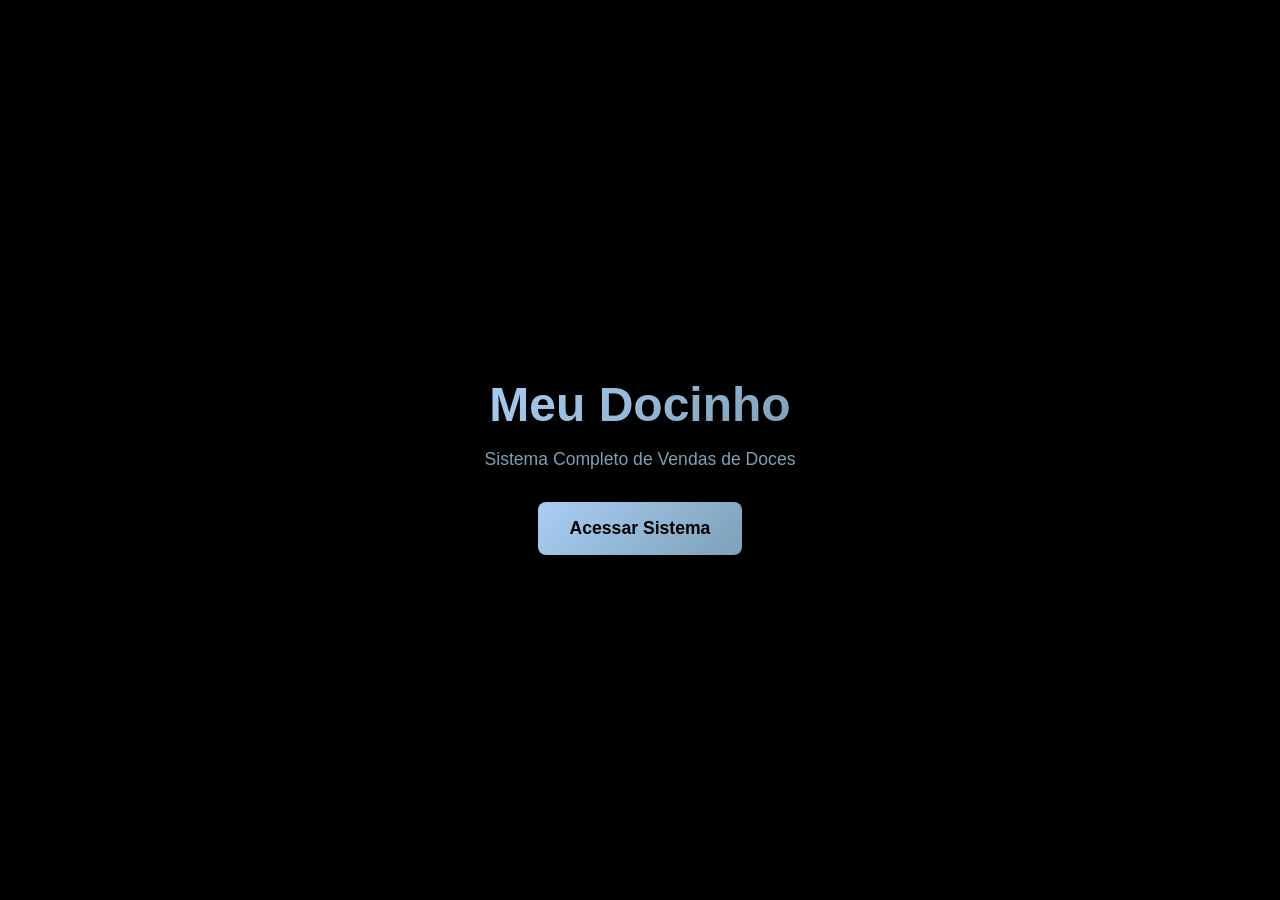
<file: Sistema de Gestao de vendas de Doces/index.html>
<!DOCTYPE html>
<html lang="pt-BR">
<head>
    <meta charset="UTF-8">
    <meta name="viewport" content="width=device-width, initial-scale=1.0">
    <title>Meu Docinho - Sistema de Vendas de Doces</title>
    <style>
        body {
            margin: 0;
            padding: 0;
            background: #000000;
            display: flex;
            justify-content: center;
            align-items: center;
            height: 100vh;
            font-family: 'Segoe UI', Tahoma, Geneva, Verdana, sans-serif;
            color: #A9CEF4;
        }
        
        .container {
            text-align: center;
            animation: fadeIn 0.5s ease;
        }
        
        @keyframes fadeIn {
            from {
                opacity: 0;
                transform: translateY(1rem);
            }
            to {
                opacity: 1;
                transform: translateY(0);
            }
        }
        
        h1 {
            font-size: 3rem;
            margin-bottom: 1rem;
            background: linear-gradient(135deg, #A9CEF4, #7EA0B7);
            -webkit-background-clip: text;
            -webkit-text-fill-color: transparent;
            background-clip: text;
        }
        
        p {
            font-size: 1.1rem;
            color: #7EA0B7;
            margin-bottom: 2rem;
        }
        
        .button {
            display: inline-block;
            padding: 1rem 2rem;
            background: linear-gradient(135deg, #A9CEF4, #7EA0B7);
            color: #000000;
            text-decoration: none;
            border-radius: 0.5rem;
            font-weight: 600;
            font-size: 1.1rem;
            transition: all 0.3s ease;
            border: none;
            cursor: pointer;
        }
        
        .button:hover {
            transform: translateY(-0.25rem);
            box-shadow: 0 1rem 3rem rgba(169, 206, 244, 0.3);
        }
    </style>
</head>
<body>
    <div class="container">
        <h1>Meu Docinho</h1>
        <p>Sistema Completo de Vendas de Doces</p>
        <a href="./pages/login.html" class="button">Acessar Sistema</a>
    </div>
    
    <script>
        // Redirecionar automaticamente em 1 segundo
        setTimeout(() => {
            window.location.href = './pages/login.html';
        }, 3000);
    </script>
</body>
</html>
</file>
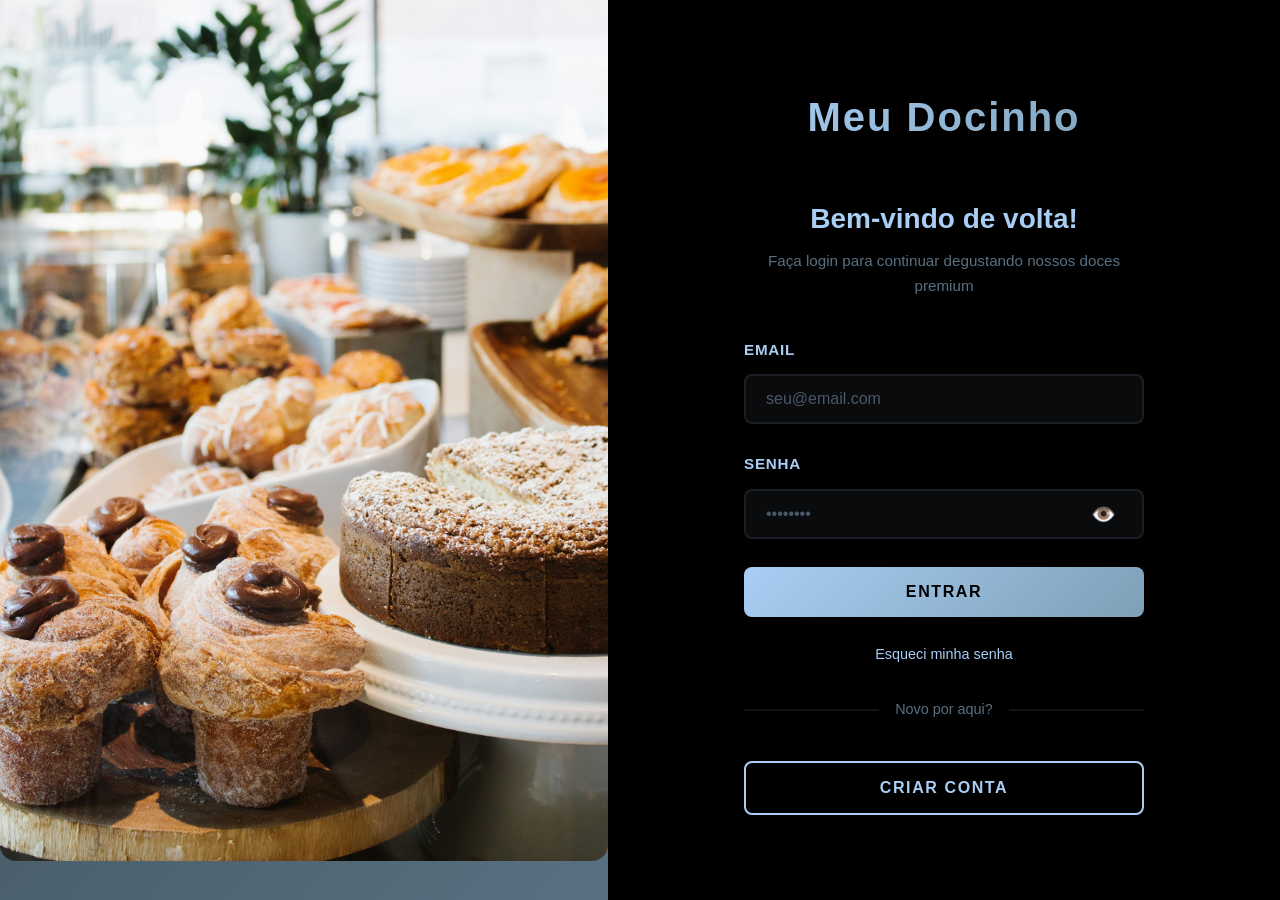
<file: Sistema de Gestao de vendas de Doces/pages/home.html>
<!DOCTYPE html>
<html lang="pt-BR">
<head>
    <meta charset="UTF-8">
    <meta name="viewport" content="width=device-width, initial-scale=1.0">
    <title>Meu Docinho - Dashboard</title>
    <link rel="stylesheet" href="../css/home.css">
</head>
<body>
    <div class="app-container">
        <!-- ========== SIDEBAR ESQUERDA ========== -->
        <aside class="sidebar">
            <!-- Logo -->
            <div class="sidebar-logo">
                <h2>Meu Docinho</h2>
            </div>

            <!-- Menu de Navegação -->
            <nav class="sidebar-nav">
                <ul class="nav-list">
                    <li class="nav-item active">
                        <a href="#" class="nav-link" data-section="home">
                            <span class="nav-icon">🏠</span>
                            <span class="nav-label">Home</span>
                        </a>
                    </li>
                    <li class="nav-item">
                        <a href="#" class="nav-link" data-section="orders">
                            <span class="nav-icon">📦</span>
                            <span class="nav-label">Pedidos</span>
                        </a>
                    </li>
                    <li class="nav-item">
                        <a href="#" class="nav-link" data-section="cart">
                            <span class="nav-icon">🛒</span>
                            <span class="nav-label">Carrinho</span>
                        </a>
                    </li>
                    <li class="nav-item">
                        <a href="#" class="nav-link" data-section="favorites">
                            <span class="nav-icon">❤️</span>
                            <span class="nav-label">Favoritos</span>
                        </a>
                    </li>
                    <li class="nav-item">
                        <a href="#" class="nav-link" data-section="categories">
                            <span class="nav-icon">🏷️</span>
                            <span class="nav-label">Categorias</span>
                        </a>
                    </li>
                    <li class="nav-item">
                        <a href="#" class="nav-link" data-section="promotions">
                            <span class="nav-icon">🎁</span>
                            <span class="nav-label">Promoções</span>
                        </a>
                    </li>
                    <li class="nav-item">
                        <a href="#" class="nav-link" data-section="history">
                            <span class="nav-icon">⏰</span>
                            <span class="nav-label">Histórico</span>
                        </a>
                    </li>
                </ul>
            </nav>

            <!-- Separador -->
            <div class="sidebar-divider"></div>

            <!-- Card de Promoção -->
            <div class="sidebar-promo">
                <div class="promo-icon">🚚</div>
                <h4>Frete Grátis</h4>
                <p>Acima de R$ 80</p>
            </div>

            <!-- Botão Sair -->
            <button class="btn-logout" id="logoutBtn">
                <span class="nav-icon">🚪</span>
                <span>Sair</span>
            </button>
        </aside>

        <!-- ========== CONTEÚDO PRINCIPAL ========== -->
        <main class="main-content">
            <!-- ========== HEADER SUPERIOR ========== -->
            <header class="top-header">
                <!-- Pesquisa -->
                <div class="search-container">
                    <input 
                        type="text" 
                        class="search-input" 
                        id="searchInput" 
                        placeholder="Procure seus doces favoritos..."
                    >
                    <span class="search-icon">🔍</span>
                </div>

                <!-- Ações do Header -->
                <div class="header-actions">
                    <button class="btn-icon" id="notificationBtn">
                        <span>🔔</span>
                        <span class="notification-badge">3</span>
                    </button>

                    <button class="btn-icon" id="cartIconBtn">
                        <span>🛒</span>
                        <span class="cart-badge" id="cartBadge">0</span>
                    </button>

                    <div class="user-avatar" id="userAvatar">
                        <span id="userInitial">U</span>
                    </div>
                </div>
            </header>

            <!-- ========== ÁREA CENTRAL ========== -->
            <section class="content-area">
                <!-- Título -->
                <div class="section-header">
                    <h1>🍰 Doces em Destaque</h1>
                </div>

                <!-- Filtros e Ordenação -->
                <div class="filters-container">
                    <div class="filter-pills">
                        <button class="filter-pill active" data-filter="todos">
                            Todos
                        </button>
                        <button class="filter-pill" data-filter="bolos">
                            Bolos
                        </button>
                        <button class="filter-pill" data-filter="docinhos">
                            Docinhos
                        </button>
                        <button class="filter-pill" data-filter="cupcakes">
                            Cupcakes
                        </button>
                        <button class="filter-pill" data-filter="trufas">
                            Trufas
                        </button>
                        <button class="filter-pill" data-filter="beijinhos">
                            Beijiinhos
                        </button>
                    </div>

                    <!-- Seletor de Ordenação -->
                    <div class="sort-container">
                        <select id="sortSelect" class="sort-select">
                            <option value="popular">Mais Vendidos</option>
                            <option value="price-low">Menor Preço</option>
                            <option value="price-high">Maior Preço</option>
                            <option value="newest">Mais Recentes</option>
                        </select>
                    </div>
                </div>

                <!-- Grid de Produtos -->
                <div class="products-grid" id="productsGrid">
                    <!-- Produtos serão inseridos aqui via JavaScript -->
                </div>
            </section>
        </main>

        <!-- ========== CARRINHO LATERAL DIREITO ========== -->
        <aside class="cart-sidebar">
            <!-- Header do Carrinho -->
            <div class="cart-header">
                <h3>Seu Carrinho</h3>
                <button class="btn-close-cart" id="closeCartBtn">✕</button>
            </div>

            <!-- Conteúdo do Carrinho -->
            <div class="cart-content">
                <!-- Items do Carrinho -->
                <div class="cart-items" id="cartItems">
                    <!-- Items serão inseridos aqui via JavaScript -->
                </div>

                <!-- Mensagem de Carrinho Vazio -->
                <div class="cart-empty" id="cartEmpty">
                    <div class="empty-icon">🛒</div>
                    <p>Seu carrinho está vazio</p>
                    <small>Escolha um doce para começar!</small>
                </div>
            </div>

            <!-- Resumo do Carrinho -->
            <div class="cart-summary">
                <div class="summary-row">
                    <span>Subtotal</span>
                    <span id="subtotal">R$ 0,00</span>
                </div>
                <div class="summary-row">
                    <span>Entrega</span>
                    <span id="delivery">R$ 0,00</span>
                </div>
                <div class="summary-row total">
                    <span>Total</span>
                    <span id="total">R$ 0,00</span>
                </div>
            </div>

            <!-- Botão Finalizar Pedido -->
            <button class="btn-checkout" id="checkoutBtn">
                🚀 Finalizar Pedido
            </button>

            <!-- Botão Ver Carrinho -->
            <button class="btn-view-cart" id="viewCartBtn">
                Ver Meu Carrinho
            </button>

            <!-- Selo de Compra Segura -->
            <div class="security-badge">
                <span class="badge-icon">🔒</span>
                <span class="badge-text">Compra 100% Segura</span>
            </div>
        </aside>

        <!-- Overlay do Carrinho (Mobile) -->
        <div class="cart-overlay" id="cartOverlay"></div>

        <!-- Botão de Abrir Carrinho (Mobile) -->
        <button class="btn-cart-mobile" id="cartMobileBtn">
            🛒
            <span class="cart-badge-mobile" id="cartBadgeMobile">0</span>
        </button>
    </div>

    <script src="../js/home.js"></script>
</body>
</html>
</file>
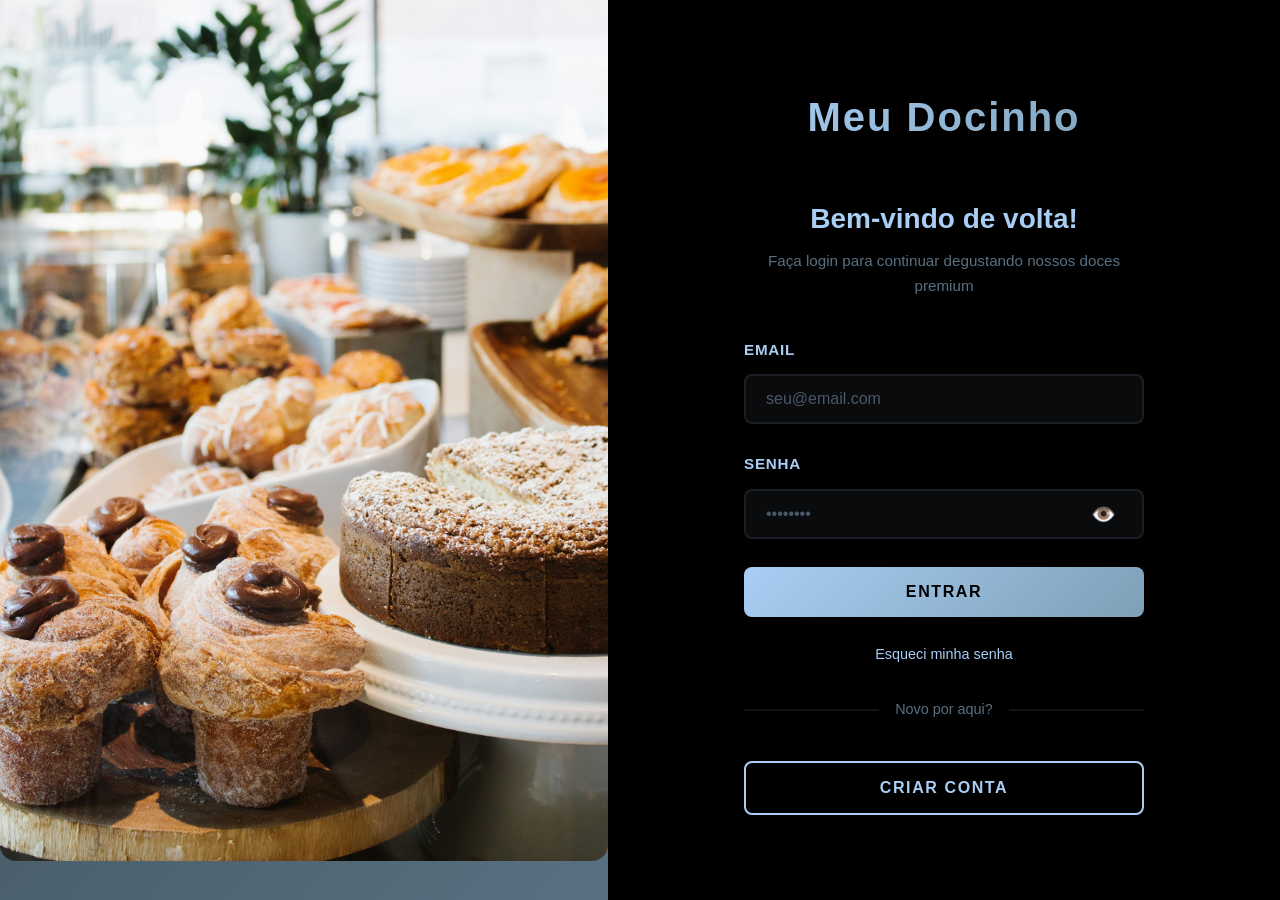
<file: Sistema de Gestao de vendas de Doces/pages/login.html>
<!DOCTYPE html>
<html lang="pt-BR">
<head>
    <meta charset="UTF-8">
    <meta name="viewport" content="width=device-width, initial-scale=1.0">
    <title>Meu Docinho - Login</title>
    <link rel="stylesheet" href="../css/login.css">
</head>
<body>
    <div class="login-container">
        <!-- Lado Esquerdo - Ilustração (Desktop) -->
        <div class="login-illustration">
            <div class="illustration-content">
                <img src="../assets/images/fundo.jpg" alt="Ilustração de Doces" class="illustration-image">
                <h2 class="illustration-text">Bem-vindo ao Meu Docinho</h2>
            </div>
        </div>

        <!-- Lado Direito - Formulário -->
        <div class="login-form-container">
            <div class="login-form">
                <!-- Logo -->
                <div class="logo">
                    <h1>Meu Docinho</h1>
                </div>

                <!-- Título de Boas-vindas -->
                <div class="welcome-section">
                    <h2>Bem-vindo de volta!</h2>
                    <p>Faça login para continuar degustando nossos doces premium</p>
                </div>

                <!-- Formulário -->
                <form id="loginForm" novalidate>
                    <!-- Campo Email -->
                    <div class="form-group">
                        <label for="email">Email</label>
                        <input 
                            type="email" 
                            id="email" 
                            name="email" 
                            placeholder="seu@email.com"
                            required
                        >
                        <span class="error-message" id="emailError"></span>
                    </div>

                    <!-- Campo Senha -->
                    <div class="form-group">
                        <label for="password">Senha</label>
                        <div class="password-input-wrapper">
                            <input 
                                type="password" 
                                id="password" 
                                name="password" 
                                placeholder="••••••••"
                                required
                            >
                            <button type="button" class="toggle-password" id="togglePassword">
                                <span class="eye-icon">👁️</span>
                            </button>
                        </div>
                        <span class="error-message" id="passwordError"></span>
                    </div>

                    <!-- Botão Entrar -->
                    <button type="submit" class="btn-login">
                        <span>Entrar</span>
                        <span class="loader" id="loader"></span>
                    </button>
                </form>

                <!-- Links Adicionais -->
                <div class="login-links">
                    <a href="#" class="link-forgot-password">Esqueci minha senha</a>
                </div>

                <!-- Separador -->
                <div class="divider">
                    <span>Novo por aqui?</span>
                </div>

                <!-- Botão Criar Conta -->
                <button type="button" class="btn-signup" id="signupBtn">
                    Criar conta
                </button>

                <!-- Mensagem de Sucesso -->
                <div class="success-message" id="successMessage">
                    ✓ Login realizado com sucesso! Redirecionando...
                </div>

                <!-- Mensagem de Erro Geral -->
                <div class="error-alert" id="errorAlert"></div>
            </div>
        </div>
    </div>

    <script src="../js/login.js"></script>
</body>
</html>
</file>
<file: Sistema de Gestao de vendas de Doces/css/home.css>
/* ========================================
   HOME PAGE - ESTILOS PRINCIPAIS
   ======================================== */

:root {
    /* Paleta de Cores */
    --color-primary-dark: #000000;
    --color-primary-light: #A9CEF4;
    --color-secondary-medium: #7EA0B7;
    --color-dark-bluish: #36494E;
    --color-bluish-gray: #597081;
    
    /* Efeitos e Sombras */
    --shadow-light: 0 0.5rem 2rem rgba(169, 206, 244, 0.1);
    --shadow-medium: 0 1rem 3rem rgba(169, 206, 244, 0.15);
    --shadow-heavy: 0 2rem 5rem rgba(0, 0, 0, 0.5);
    
    /* Transições */
    --transition-smooth: all 0.3s cubic-bezier(0.4, 0, 0.2, 1);
    --transition-fast: all 0.2s ease;
    
    /* Dimensões */
    --sidebar-width: 16rem;
    --cart-width: 22rem;
    --header-height: 5rem;
}

/* ========================================
   RESET E CONFIGURAÇÃO GLOBAL
   ======================================== */

* {
    margin: 0;
    padding: 0;
    box-sizing: border-box;
}

html {
    font-size: 16px;
}

body {
    font-family: 'Segoe UI', Tahoma, Geneva, Verdana, sans-serif;
    background-color: var(--color-primary-dark);
    color: var(--color-primary-light);
    line-height: 1.6;
    overflow: hidden;
}

/* ========================================
   CONTAINER PRINCIPAL
   ======================================== */

.app-container {
    display: grid;
    grid-template-columns: var(--sidebar-width) 1fr var(--cart-width);
    grid-template-rows: var(--header-height) 1fr;
    height: 100vh;
    width: 100%;
    gap: 0;
}

/* ========================================
   SIDEBAR ESQUERDA
   ======================================== */

.sidebar {
    grid-row: 1 / -1;
    grid-column: 1;
    background: linear-gradient(180deg, rgba(54, 73, 78, 0.8), rgba(89, 112, 129, 0.6));
    backdrop-filter: blur(1rem);
    border-right: 0.1rem solid rgba(169, 206, 244, 0.1);
    padding: 1.5rem 1rem;
    display: flex;
    flex-direction: column;
    overflow-y: auto;
    z-index: 100;
}

/* Logo da Sidebar */
.sidebar-logo {
    margin-bottom: 2rem;
    padding: 1rem;
    text-align: center;
    border-bottom: 0.1rem solid rgba(169, 206, 244, 0.1);
}

.sidebar-logo h2 {
    font-size: 1.5rem;
    font-weight: 700;
    background: linear-gradient(135deg, var(--color-primary-light), var(--color-secondary-medium));
    -webkit-background-clip: text;
    -webkit-text-fill-color: transparent;
    background-clip: text;
    letter-spacing: 0.05em;
}

/* Menu de Navegação */
.sidebar-nav {
    flex: 1;
    margin-bottom: 1.5rem;
}

.nav-list {
    list-style: none;
}

.nav-item {
    margin-bottom: 0.75rem;
}

.nav-link {
    display: flex;
    align-items: center;
    gap: 0.75rem;
    padding: 0.75rem 1rem;
    background: transparent;
    color: var(--color-primary-light);
    text-decoration: none;
    border-radius: 0.5rem;
    transition: var(--transition-smooth);
    font-size: 0.95rem;
    font-weight: 500;
}

.nav-link:hover {
    background: rgba(169, 206, 244, 0.1);
    transform: translateX(0.5rem);
}

.nav-link.active {
    background: linear-gradient(135deg, rgba(169, 206, 244, 0.2), rgba(126, 160, 183, 0.2));
    color: var(--color-primary-light);
    box-shadow: inset 0.1rem 0 0 var(--color-primary-light);
}

.nav-icon {
    font-size: 1.25rem;
    min-width: 1.5rem;
    text-align: center;
}

/* Divisor Sidebar */
.sidebar-divider {
    height: 0.1rem;
    background: rgba(169, 206, 244, 0.1);
    margin: 1.5rem 0;
}

/* Card de Promoção Sidebar */
.sidebar-promo {
    background: linear-gradient(135deg, rgba(169, 206, 244, 0.1), rgba(126, 160, 183, 0.1));
    border: 0.1rem solid rgba(169, 206, 244, 0.2);
    border-radius: 0.75rem;
    padding: 1.5rem 1rem;
    text-align: center;
    margin-bottom: 1.5rem;
    backdrop-filter: blur(0.5rem);
}

.promo-icon {
    font-size: 2rem;
    margin-bottom: 0.5rem;
}

.sidebar-promo h4 {
    font-size: 0.95rem;
    font-weight: 600;
    margin-bottom: 0.25rem;
    color: var(--color-primary-light);
}

.sidebar-promo p {
    font-size: 0.85rem;
    color: var(--color-bluish-gray);
}

/* Botão Logout */
.btn-logout {
    width: 100%;
    padding: 0.75rem;
    background: transparent;
    color: var(--color-primary-light);
    border: 0.1rem solid rgba(169, 206, 244, 0.2);
    border-radius: 0.5rem;
    cursor: pointer;
    transition: var(--transition-smooth);
    font-size: 0.95rem;
    font-weight: 500;
    display: flex;
    align-items: center;
    justify-content: center;
    gap: 0.5rem;
}

.btn-logout:hover {
    background: rgba(255, 107, 107, 0.1);
    border-color: #FF6B6B;
    color: #FF6B6B;
}

/* ========================================
   HEADER SUPERIOR
   ======================================== */

.top-header {
    grid-column: 2 / 3;
    grid-row: 1;
    background: linear-gradient(90deg, rgba(54, 73, 78, 0.8), rgba(89, 112, 129, 0.6));
    backdrop-filter: blur(1rem);
    border-bottom: 0.1rem solid rgba(169, 206, 244, 0.1);
    padding: 0.75rem 2rem;
    display: flex;
    align-items: center;
    justify-content: space-between;
    gap: 2rem;
    z-index: 50;
}

/* Pesquisa */
.search-container {
    flex: 1;
    max-width: 30rem;
    position: relative;
    display: flex;
    align-items: center;
}

.search-input {
    width: 100%;
    padding: 0.75rem 1.25rem 0.75rem 2.5rem;
    background: rgba(169, 206, 244, 0.05);
    border: 0.1rem solid rgba(169, 206, 244, 0.1);
    border-radius: 2rem;
    color: var(--color-primary-light);
    font-size: 0.95rem;
    transition: var(--transition-smooth);
}

.search-input::placeholder {
    color: rgba(169, 206, 244, 0.4);
}

.search-input:focus {
    outline: none;
    background: rgba(169, 206, 244, 0.1);
    border-color: var(--color-primary-light);
    box-shadow: 0 0 1rem rgba(169, 206, 244, 0.2);
}

.search-icon {
    position: absolute;
    left: 0.75rem;
    font-size: 1.1rem;
    color: rgba(169, 206, 244, 0.5);
}

/* Ações do Header */
.header-actions {
    display: flex;
    align-items: center;
    gap: 1.5rem;
}

.btn-icon {
    position: relative;
    background: transparent;
    border: none;
    color: var(--color-primary-light);
    font-size: 1.5rem;
    cursor: pointer;
    transition: var(--transition-fast);
    padding: 0.5rem;
}

.btn-icon:hover {
    transform: scale(1.1);
    color: var(--color-secondary-medium);
}

/* Badges */
.notification-badge,
.cart-badge {
    position: absolute;
    top: -0.5rem;
    right: -0.5rem;
    background: #FF6B6B;
    color: white;
    font-size: 0.7rem;
    padding: 0.25rem 0.5rem;
    border-radius: 1rem;
    font-weight: 700;
    min-width: 1.25rem;
    text-align: center;
}

/* Avatar do Usuário */
.user-avatar {
    width: 2.5rem;
    height: 2.5rem;
    border-radius: 50%;
    background: linear-gradient(135deg, var(--color-primary-light), var(--color-secondary-medium));
    display: flex;
    align-items: center;
    justify-content: center;
    color: var(--color-primary-dark);
    font-weight: 700;
    cursor: pointer;
    transition: var(--transition-smooth);
}

.user-avatar:hover {
    transform: scale(1.1);
    box-shadow: var(--shadow-medium);
}

/* ========================================
   ÁREA CENTRAL
   ======================================== */

.content-area {
    grid-column: 2 / 3;
    grid-row: 2;
    padding: 2rem;
    overflow-y: auto;
    display: flex;
    flex-direction: column;
    gap: 2rem;
}

/* Header da Seção */
.section-header h1 {
    font-size: 1.75rem;
    font-weight: 600;
    margin-bottom: 0.5rem;
}

/* Filtros */
.filters-container {
    display: flex;
    justify-content: space-between;
    align-items: center;
    gap: 1.5rem;
    flex-wrap: wrap;
}

.filter-pills {
    display: flex;
    gap: 0.75rem;
    flex-wrap: wrap;
}

.filter-pill {
    padding: 0.625rem 1.25rem;
    background: rgba(169, 206, 244, 0.05);
    border: 0.1rem solid rgba(169, 206, 244, 0.1);
    color: var(--color-primary-light);
    border-radius: 2rem;
    cursor: pointer;
    transition: var(--transition-smooth);
    font-size: 0.9rem;
    font-weight: 500;
}

.filter-pill:hover {
    background: rgba(169, 206, 244, 0.1);
    border-color: var(--color-primary-light);
}

.filter-pill.active {
    background: linear-gradient(135deg, var(--color-primary-light), var(--color-secondary-medium));
    color: var(--color-primary-dark);
    border-color: var(--color-primary-light);
}

/* Seletor de Ordenação */
.sort-container {
    display: flex;
    align-items: center;
}

.sort-select {
    padding: 0.625rem 1rem;
    background: rgba(169, 206, 244, 0.05);
    border: 0.1rem solid rgba(169, 206, 244, 0.1);
    color: var(--color-primary-light);
    border-radius: 0.5rem;
    cursor: pointer;
    transition: var(--transition-smooth);
    font-size: 0.9rem;
}

.sort-select:hover,
.sort-select:focus {
    outline: none;
    background: rgba(169, 206, 244, 0.1);
    border-color: var(--color-primary-light);
}

/* Grid de Produtos */
.products-grid {
    display: grid;
    grid-template-columns: repeat(auto-fill, minmax(12rem, 1fr));
    gap: 1.5rem;
    animation: fadeIn 0.5s ease;
}

@keyframes fadeIn {
    from {
        opacity: 0;
    }
    to {
        opacity: 1;
    }
}

/* ========================================
   CARD DE PRODUTO
   ======================================== */

.product-card {
    background: linear-gradient(135deg, rgba(54, 73, 78, 0.6), rgba(89, 112, 129, 0.4));
    border: 0.1rem solid rgba(169, 206, 244, 0.1);
    border-radius: 0.75rem;
    overflow: hidden;
    transition: var(--transition-smooth);
    display: flex;
    flex-direction: column;
    height: 100%;
    cursor: pointer;
}

.product-card:hover {
    transform: translateY(-0.5rem);
    box-shadow: var(--shadow-heavy);
    border-color: var(--color-primary-light);
}

/* Imagem do Produto */
.product-image {
    width: 100%;
    height: 10rem;
    background: rgba(169, 206, 244, 0.05);
    display: flex;
    align-items: center;
    justify-content: center;
    position: relative;
    overflow: hidden;
}

.product-image img,
.product-image svg {
    width: 80%;
    height: 80%;
    object-fit: contain;
}

/* Botão Favorito */
.btn-favorite {
    position: absolute;
    top: 0.75rem;
    right: 0.75rem;
    width: 2rem;
    height: 2rem;
    background: rgba(0, 0, 0, 0.5);
    border: none;
    border-radius: 50%;
    font-size: 1rem;
    cursor: pointer;
    display: flex;
    align-items: center;
    justify-content: center;
    transition: var(--transition-fast);
    backdrop-filter: blur(0.5rem);
}

.btn-favorite:hover {
    background: rgba(0, 0, 0, 0.8);
    transform: scale(1.1);
}

.btn-favorite.favorited {
    background: rgba(255, 107, 107, 0.3);
}

/* Info do Produto */
.product-info {
    padding: 1rem;
    flex: 1;
    display: flex;
    flex-direction: column;
}

.product-name {
    font-size: 1rem;
    font-weight: 600;
    margin-bottom: 0.25rem;
    color: var(--color-primary-light);
}

.product-description {
    font-size: 0.8rem;
    color: var(--color-bluish-gray);
    margin-bottom: 0.75rem;
    line-height: 1.4;
}

.product-price {
    font-size: 1.25rem;
    font-weight: 700;
    background: linear-gradient(135deg, var(--color-primary-light), var(--color-secondary-medium));
    -webkit-background-clip: text;
    -webkit-text-fill-color: transparent;
    background-clip: text;
    margin-bottom: 0.75rem;
}

.btn-add-cart {
    width: 100%;
    padding: 0.625rem;
    background: linear-gradient(135deg, var(--color-primary-light), var(--color-secondary-medium));
    color: var(--color-primary-dark);
    border: none;
    border-radius: 0.5rem;
    font-size: 0.9rem;
    font-weight: 600;
    cursor: pointer;
    transition: var(--transition-smooth);
}

.btn-add-cart:hover {
    transform: translateY(-0.2rem);
    box-shadow: var(--shadow-medium);
}

.btn-add-cart:active {
    transform: translateY(0);
}

/* ========================================
   CARRINHO LATERAL
   ======================================== */

.cart-sidebar {
    grid-column: 3;
    grid-row: 1 / -1;
    background: linear-gradient(180deg, rgba(54, 73, 78, 0.8), rgba(89, 112, 129, 0.6));
    backdrop-filter: blur(1rem);
    border-left: 0.1rem solid rgba(169, 206, 244, 0.1);
    padding: 1.5rem 1rem;
    display: flex;
    flex-direction: column;
    z-index: 99;
    overflow-y: hidden;
}

/* Header do Carrinho */
.cart-header {
    display: flex;
    justify-content: space-between;
    align-items: center;
    margin-bottom: 1.5rem;
    padding-bottom: 1rem;
    border-bottom: 0.1rem solid rgba(169, 206, 244, 0.1);
}

.cart-header h3 {
    font-size: 1.25rem;
    font-weight: 600;
}

.btn-close-cart {
    background: none;
    border: none;
    font-size: 1.5rem;
    color: var(--color-primary-light);
    cursor: pointer;
    display: none;
}

/* Conteúdo do Carrinho */
.cart-content {
    flex: 1;
    overflow-y: auto;
    margin-bottom: 1rem;
}

.cart-items {
    display: flex;
    flex-direction: column;
    gap: 1rem;
}

.cart-item {
    background: rgba(169, 206, 244, 0.05);
    border: 0.1rem solid rgba(169, 206, 244, 0.1);
    border-radius: 0.5rem;
    padding: 0.75rem;
    display: flex;
    gap: 0.75rem;
    animation: slideIn 0.3s ease;
}

@keyframes slideIn {
    from {
        opacity: 0;
        transform: translateX(1rem);
    }
    to {
        opacity: 1;
        transform: translateX(0);
    }
}

.cart-item-image {
    width: 4rem;
    height: 4rem;
    background: rgba(169, 206, 244, 0.05);
    border-radius: 0.5rem;
    display: flex;
    align-items: center;
    justify-content: center;
    flex-shrink: 0;
}

.cart-item-image img,
.cart-item-image svg {
    width: 80%;
    height: 80%;
    object-fit: contain;
}

.cart-item-details {
    flex: 1;
    display: flex;
    flex-direction: column;
    justify-content: space-between;
}

.cart-item-name {
    font-size: 0.9rem;
    font-weight: 600;
    color: var(--color-primary-light);
}

.cart-item-price {
    font-size: 0.85rem;
    color: var(--color-bluish-gray);
}

.cart-item-quantity {
    display: flex;
    align-items: center;
    gap: 0.5rem;
    margin-top: 0.5rem;
}

.qty-btn {
    width: 1.5rem;
    height: 1.5rem;
    background: rgba(169, 206, 244, 0.1);
    border: none;
    border-radius: 0.25rem;
    color: var(--color-primary-light);
    cursor: pointer;
    font-size: 0.8rem;
    transition: var(--transition-fast);
}

.qty-btn:hover {
    background: rgba(169, 206, 244, 0.2);
}

.qty-input {
    width: 2rem;
    text-align: center;
    background: transparent;
    border: none;
    color: var(--color-primary-light);
    font-weight: 600;
}

.btn-remove {
    background: none;
    border: none;
    color: #FF6B6B;
    cursor: pointer;
    font-size: 1.1rem;
    transition: var(--transition-fast);
}

.btn-remove:hover {
    transform: scale(1.2);
}

/* Carrinho Vazio */
.cart-empty {
    display: none;
    text-align: center;
    padding: 2rem 1rem;
    color: var(--color-bluish-gray);
}

.cart-empty.show {
    display: flex;
    flex-direction: column;
    align-items: center;
    justify-content: center;
    height: 100%;
}

.empty-icon {
    font-size: 3rem;
    margin-bottom: 1rem;
    opacity: 0.5;
}

.cart-empty p {
    font-size: 1rem;
    margin-bottom: 0.5rem;
    color: var(--color-primary-light);
}

.cart-empty small {
    font-size: 0.85rem;
}

/* Resumo do Carrinho */
.cart-summary {
    background: rgba(169, 206, 244, 0.05);
    border: 0.1rem solid rgba(169, 206, 244, 0.1);
    border-radius: 0.5rem;
    padding: 1rem;
    margin-bottom: 1rem;
}

.summary-row {
    display: flex;
    justify-content: space-between;
    margin-bottom: 0.75rem;
    font-size: 0.95rem;
}

.summary-row.total {
    padding-top: 0.75rem;
    border-top: 0.1rem solid rgba(169, 206, 244, 0.1);
    font-weight: 700;
    font-size: 1.1rem;
    margin-bottom: 0;
}

/* Botões do Carrinho */
.btn-checkout,
.btn-view-cart {
    width: 100%;
    padding: 0.75rem;
    margin-bottom: 0.75rem;
    border: none;
    border-radius: 0.5rem;
    font-size: 0.95rem;
    font-weight: 600;
    cursor: pointer;
    transition: var(--transition-smooth);
}

.btn-checkout {
    background: linear-gradient(135deg, var(--color-primary-light), var(--color-secondary-medium));
    color: var(--color-primary-dark);
}

.btn-checkout:hover {
    transform: translateY(-0.2rem);
    box-shadow: var(--shadow-medium);
}

.btn-view-cart {
    background: transparent;
    color: var(--color-primary-light);
    border: 0.1rem solid rgba(169, 206, 244, 0.2);
}

.btn-view-cart:hover {
    background: rgba(169, 206, 244, 0.1);
    border-color: var(--color-primary-light);
}

/* Selo de Segurança */
.security-badge {
    display: flex;
    align-items: center;
    justify-content: center;
    gap: 0.5rem;
    font-size: 0.85rem;
    color: var(--color-bluish-gray);
}

.badge-icon {
    font-size: 1rem;
}

/* ========================================
   OVERLAY E BOTÕES MOBILE
   ======================================== */

.cart-overlay {
    display: none;
    position: fixed;
    top: 0;
    left: 0;
    right: 0;
    bottom: 0;
    background: rgba(0, 0, 0, 0.5);
    z-index: 98;
}

.cart-overlay.show {
    display: block;
}

.btn-cart-mobile {
    display: none;
    position: fixed;
    bottom: 2rem;
    right: 2rem;
    width: 3.5rem;
    height: 3.5rem;
    background: linear-gradient(135deg, var(--color-primary-light), var(--color-secondary-medium));
    color: var(--color-primary-dark);
    border: none;
    border-radius: 50%;
    font-size: 1.5rem;
    cursor: pointer;
    z-index: 101;
    transition: var(--transition-smooth);
    box-shadow: var(--shadow-heavy);
}

.btn-cart-mobile:hover {
    transform: scale(1.1);
}

.cart-badge-mobile {
    position: absolute;
    top: -0.5rem;
    right: -0.5rem;
    background: #FF6B6B;
    color: white;
    width: 1.5rem;
    height: 1.5rem;
    border-radius: 50%;
    display: flex;
    align-items: center;
    justify-content: center;
    font-size: 0.75rem;
    font-weight: 700;
}

/* ========================================
   RESPONSIVIDADE
   ======================================== */

/* Tablet */
@media (max-width: 63.99rem) {
    :root {
        --sidebar-width: 4.5rem;
        --cart-width: 0;
    }

    .app-container {
        grid-template-columns: var(--sidebar-width) 1fr;
    }

    .cart-sidebar {
        position: fixed;
        right: 0;
        top: 0;
        height: 100vh;
        width: 22rem;
        transform: translateX(100%);
        transition: transform 0.3s ease;
        z-index: 101;
    }

    .cart-sidebar.open {
        transform: translateX(0);
    }

    .cart-overlay {
        display: none;
    }

    .cart-overlay.show {
        display: block;
    }

    .btn-close-cart {
        display: block;
    }

    .btn-cart-mobile {
        display: flex;
        align-items: center;
        justify-content: center;
    }

    .nav-label {
        display: none;
    }

    .sidebar {
        padding: 1rem 0.75rem;
    }

    .search-container {
        max-width: 20rem;
    }

    .products-grid {
        grid-template-columns: repeat(auto-fill, minmax(10rem, 1fr));
        gap: 1rem;
    }

    .top-header {
        gap: 1rem;
        padding: 0.75rem 1rem;
    }

    .content-area {
        padding: 1.5rem;
        gap: 1.5rem;
    }
}

/* Mobile */
@media (max-width: 39.99rem) {
    :root {
        --sidebar-width: 0;
        --header-height: 5rem;
    }

    .app-container {
        grid-template-columns: 1fr;
        grid-template-rows: var(--header-height) 1fr;
    }

    .sidebar {
        position: fixed;
        left: 0;
        top: 0;
        height: 100vh;
        width: 16rem;
        transform: translateX(-100%);
        z-index: 102;
        transition: transform 0.3s ease;
    }

    .sidebar.open {
        transform: translateX(0);
    }

    .top-header {
        grid-column: 1;
        gap: 0.75rem;
        padding: 0.75rem;
    }

    .search-container {
        max-width: none;
    }

    .search-input {
        font-size: 0.9rem;
        padding: 0.625rem 1rem 0.625rem 2rem;
    }

    .header-actions {
        gap: 0.75rem;
    }

    .content-area {
        grid-column: 1;
        padding: 1rem;
        gap: 1rem;
    }

    .section-header h1 {
        font-size: 1.25rem;
    }

    .filters-container {
        flex-direction: column;
        align-items: flex-start;
        gap: 1rem;
    }

    .filter-pills {
        width: 100%;
        overflow-x: auto;
    }

    .products-grid {
        grid-template-columns: repeat(2, 1fr);
        gap: 1rem;
    }

    .product-card {
        height: auto;
    }

    .product-image {
        height: 8rem;
    }

    .btn-cart-mobile {
        bottom: 1rem;
        right: 1rem;
        width: 3rem;
        height: 3rem;
        font-size: 1.25rem;
    }

    .product-name {
        font-size: 0.9rem;
    }

    .product-price {
        font-size: 1.1rem;
    }
}

/* Muito pequeno */
@media (max-width: 19.99rem) {
    html {
        font-size: 14px;
    }

    .products-grid {
        grid-template-columns: 1fr;
    }

    .header-actions {
        gap: 0.5rem;
    }

    .filter-pills {
        gap: 0.5rem;
    }
}
</file>
<file: Sistema de Gestao de vendas de Doces/css/login.css>
/* ========================================
   LOGIN PAGE - ESTILOS PRINCIPAIS
   ======================================== */

:root {
    /* Paleta de Cores */
    --color-primary-dark: #000000;
    --color-primary-light: #A9CEF4;
    --color-secondary-medium: #7EA0B7;
    --color-dark-bluish: #36494E;
    --color-bluish-gray: #597081;
    
    /* Efeitos e Sombras */
    --shadow-light: 0 0.5rem 2rem rgba(169, 206, 244, 0.1);
    --shadow-medium: 0 1rem 3rem rgba(169, 206, 244, 0.15);
    --shadow-dark: 0 2rem 5rem rgba(0, 0, 0, 0.3);
    
    /* Transições */
    --transition-smooth: all 0.3s cubic-bezier(0.4, 0, 0.2, 1);
    --transition-fast: all 0.2s ease;
}

/* ========================================
   RESET E CONFIGURAÇÃO GLOBAL
   ======================================== */

* {
    margin: 0;
    padding: 0;
    box-sizing: border-box;
}

html {
    font-size: 16px;
}

body {
    font-family: 'Segoe UI', Tahoma, Geneva, Verdana, sans-serif;
    background-color: var(--color-primary-dark);
    color: var(--color-primary-light);
    line-height: 1.6;
    overflow: hidden;
}

/* ========================================
   CONTAINER PRINCIPAL
   ======================================== */

.login-container {
    display: flex;
    height: 100vh;
    width: 100%;
}

/* ========================================
   LADO ESQUERDO - ILUSTRAÇÃO
   ======================================== */

.login-illustration {
    display: none;
    flex: 1;
    background: linear-gradient(135deg, var(--color-dark-bluish) 0%, var(--color-bluish-gray) 100%);
    justify-content: center;
    align-items: center;
    position: relative;
    overflow: hidden;
}

/* Desktop - Mostrar ilustração */
@media (min-width: 64rem) {
    .login-illustration {
        display: flex;
    }
}

.illustration-content {
    position: flex;
    width: 100%;
    max-width: 40rem;
    text-align: center;
}

.illustration-content img {
    width: 100%;
    height: auto;
    border-radius: 1rem;
    object-fit: cover;
}



.illustration-text {
    font-size: 2rem;
    font-weight: 300;
    letter-spacing: 0.1em;
    margin-top: 2rem;
    color: var(--color-primary-light);
}

/* Animação de flutuação */
@keyframes float {
    0%, 100% {
        transform: translateY(0);
    }
    50% {
        transform: translateY(-1.5rem);
    }
}

/* ========================================
   LADO DIREITO - FORMULÁRIO
   ======================================== */

.login-form-container {
    flex: 1;
    display: flex;
    justify-content: center;
    align-items: center;
    padding: 2rem;
    background-color: var(--color-primary-dark);
    overflow-y: auto;
}

.login-form {
    width: 100%;
    max-width: 25rem;
}

/* ========================================
   LOGO E TÍTULOS
   ======================================== */

.logo {
    margin-bottom: 3rem;
    text-align: center;
}

.logo h1 {
    font-size: 2.5rem;
    font-weight: 700;
    background: linear-gradient(135deg, var(--color-primary-light), var(--color-secondary-medium));
    -webkit-background-clip: text;
    -webkit-text-fill-color: transparent;
    background-clip: text;
    letter-spacing: 0.05em;
}

.welcome-section {
    margin-bottom: 2.5rem;
    text-align: center;
}

.welcome-section h2 {
    font-size: 1.75rem;
    font-weight: 600;
    margin-bottom: 0.5rem;
    color: var(--color-primary-light);
}

.welcome-section p {
    font-size: 0.95rem;
    color: var(--color-bluish-gray);
    line-height: 1.6;
}

/* ========================================
   FORMULÁRIO - GRUPOS
   ======================================== */

.form-group {
    margin-bottom: 1.75rem;
}

.form-group label {
    display: block;
    font-size: 0.95rem;
    font-weight: 600;
    margin-bottom: 0.75rem;
    color: var(--color-primary-light);
    text-transform: uppercase;
    letter-spacing: 0.05em;
}

.form-group input {
    width: 100%;
    padding: 0.875rem 1.25rem;
    font-size: 1rem;
    background: rgba(169, 206, 244, 0.05);
    border: 0.15rem solid rgba(169, 206, 244, 0.1);
    border-radius: 0.5rem;
    color: var(--color-primary-light);
    transition: var(--transition-smooth);
    font-family: inherit;
}

.form-group input::placeholder {
    color: rgba(169, 206, 244, 0.4);
}

.form-group input:focus {
    outline: none;
    background: rgba(169, 206, 244, 0.1);
    border-color: var(--color-primary-light);
    box-shadow: 0 0 1rem rgba(169, 206, 244, 0.2);
}

/* ========================================
   CAMPO DE SENHA COM TOGGLE
   ======================================== */

.password-input-wrapper {
    position: relative;
    display: flex;
    align-items: center;
}

.password-input-wrapper input {
    width: 100%;
}

.toggle-password {
    position: absolute;
    right: 1.25rem;
    background: none;
    border: none;
    cursor: pointer;
    font-size: 1.25rem;
    color: var(--color-bluish-gray);
    transition: var(--transition-fast);
    padding: 0.5rem;
}

.toggle-password:hover {
    color: var(--color-primary-light);
    transform: scale(1.1);
}

/* ========================================
   MENSAGENS DE ERRO
   ======================================== */

.error-message {
    display: none;
    font-size: 0.825rem;
    color: #FF6B6B;
    margin-top: 0.5rem;
    animation: slideIn 0.3s ease;
}

.error-message.show {
    display: block;
}

.error-alert {
    display: none;
    background: rgba(255, 107, 107, 0.1);
    border: 0.1rem solid #FF6B6B;
    border-radius: 0.5rem;
    padding: 1rem;
    margin-bottom: 1.5rem;
    color: #FF6B6B;
    font-size: 0.95rem;
    animation: slideIn 0.3s ease;
}

.error-alert.show {
    display: block;
}

/* ========================================
   MENSAGEM DE SUCESSO
   ======================================== */

.success-message {
    display: none;
    background: rgba(76, 175, 80, 0.1);
    border: 0.1rem solid #4CAF50;
    border-radius: 0.5rem;
    padding: 1rem;
    margin-top: 1rem;
    color: #4CAF50;
    font-size: 0.95rem;
    animation: slideIn 0.3s ease;
    text-align: center;
}

.success-message.show {
    display: block;
}

/* ========================================
   BOTÕES
   ======================================== */

.btn-login {
    width: 100%;
    padding: 1rem;
    margin-top: 1rem;
    font-size: 1rem;
    font-weight: 600;
    text-transform: uppercase;
    letter-spacing: 0.1em;
    background: linear-gradient(135deg, var(--color-primary-light), var(--color-secondary-medium));
    color: var(--color-primary-dark);
    border: none;
    border-radius: 0.5rem;
    cursor: pointer;
    transition: var(--transition-smooth);
    display: flex;
    align-items: center;
    justify-content: center;
    gap: 0.75rem;
    position: relative;
    overflow: hidden;
}

.btn-login:hover:not(:disabled) {
    transform: translateY(-0.25rem);
    box-shadow: var(--shadow-medium);
}

.btn-login:active:not(:disabled) {
    transform: translateY(0);
}

.btn-login:disabled {
    opacity: 0.7;
    cursor: not-allowed;
}

/* Loader no botão */
.loader {
    display: none;
    width: 1rem;
    height: 1rem;
    border: 0.2rem solid rgba(0, 0, 0, 0.2);
    border-top-color: var(--color-primary-dark);
    border-radius: 50%;
    animation: spin 0.8s linear infinite;
}

.loader.show {
    display: inline-block;
}

@keyframes spin {
    to {
        transform: rotate(360deg);
    }
}

/* Botão Criar Conta */
.btn-signup {
    width: 100%;
    padding: 1rem;
    margin-top: 1rem;
    font-size: 1rem;
    font-weight: 600;
    text-transform: uppercase;
    letter-spacing: 0.1em;
    background: transparent;
    color: var(--color-primary-light);
    border: 0.15rem solid var(--color-primary-light);
    border-radius: 0.5rem;
    cursor: pointer;
    transition: var(--transition-smooth);
}

.btn-signup:hover {
    background: rgba(169, 206, 244, 0.1);
    box-shadow: var(--shadow-light);
}

.btn-signup:active {
    transform: scale(0.98);
}

/* ========================================
   LINKS ADICIONAIS
   ======================================== */

.login-links {
    margin-top: 1.5rem;
    text-align: center;
}

.link-forgot-password {
    font-size: 0.9rem;
    color: var(--color-primary-light);
    text-decoration: none;
    transition: var(--transition-fast);
    display: inline-block;
}

.link-forgot-password:hover {
    color: var(--color-secondary-medium);
    text-decoration: underline;
}

/* ========================================
   DIVISOR
   ======================================== */

.divider {
    display: flex;
    align-items: center;
    margin: 2rem 0 1.5rem;
    color: var(--color-bluish-gray);
    font-size: 0.9rem;
}

.divider::before,
.divider::after {
    content: '';
    flex: 1;
    height: 0.1rem;
    background: rgba(169, 206, 244, 0.1);
}

.divider span {
    padding: 0 1rem;
}

/* ========================================
   ANIMAÇÕES GERAIS
   ======================================== */

@keyframes slideIn {
    from {
        opacity: 0;
        transform: translateY(-0.5rem);
    }
    to {
        opacity: 1;
        transform: translateY(0);
    }
}

@keyframes slideUp {
    from {
        opacity: 0;
        transform: translateY(1rem);
    }
    to {
        opacity: 1;
        transform: translateY(0);
    }
}

/* ========================================
   RESPONSIVIDADE
   ======================================== */

/* Tablet */
@media (max-width: 63.99rem) {
    .login-form-container {
        padding: 1.5rem;
    }

    .login-form {
        max-width: 100%;
    }

    .logo h1 {
        font-size: 2rem;
    }

    .welcome-section h2 {
        font-size: 1.5rem;
    }
}

/* Mobile */
@media (max-width: 29.99rem) {
    .login-container {
        height: auto;
        min-height: 100vh;
    }

    .login-form-container {
        padding: 1rem;
    }

    .login-form {
        padding-top: 1rem;
        padding-bottom: 1rem;
    }

    .logo h1 {
        font-size: 1.75rem;
    }

    .welcome-section h2 {
        font-size: 1.25rem;
    }

    .welcome-section p {
        font-size: 0.9rem;
    }

    .form-group input {
        padding: 0.75rem 1rem;
        font-size: 0.95rem;
    }

    .btn-login,
    .btn-signup {
        padding: 0.875rem;
        font-size: 0.95rem;
    }

    .illustration-text {
        font-size: 1.5rem;
    }
}

/* Muito pequeno (< 320px) */
@media (max-width: 19.99rem) {
    html {
        font-size: 14px;
    }

    .logo h1 {
        font-size: 1.5rem;
    }

    .welcome-section h2 {
        font-size: 1.1rem;
    }
}
</file>
